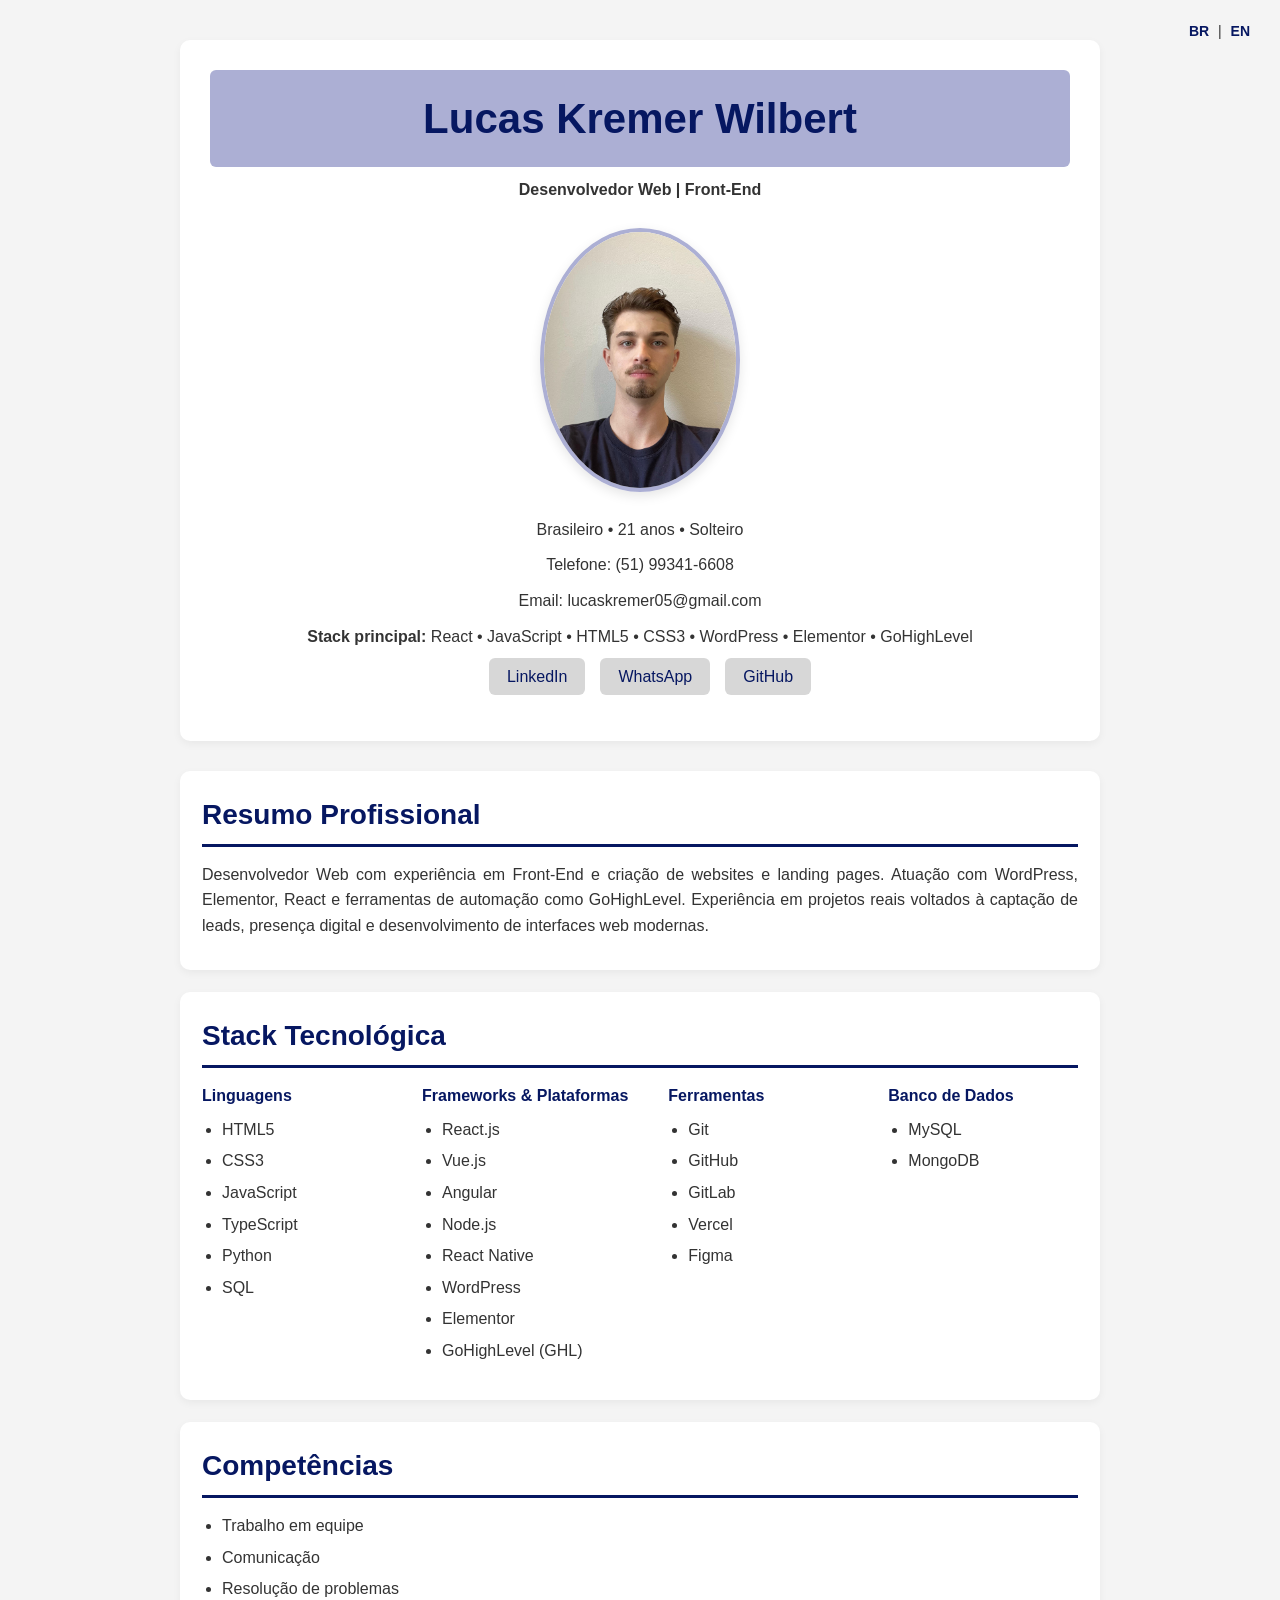
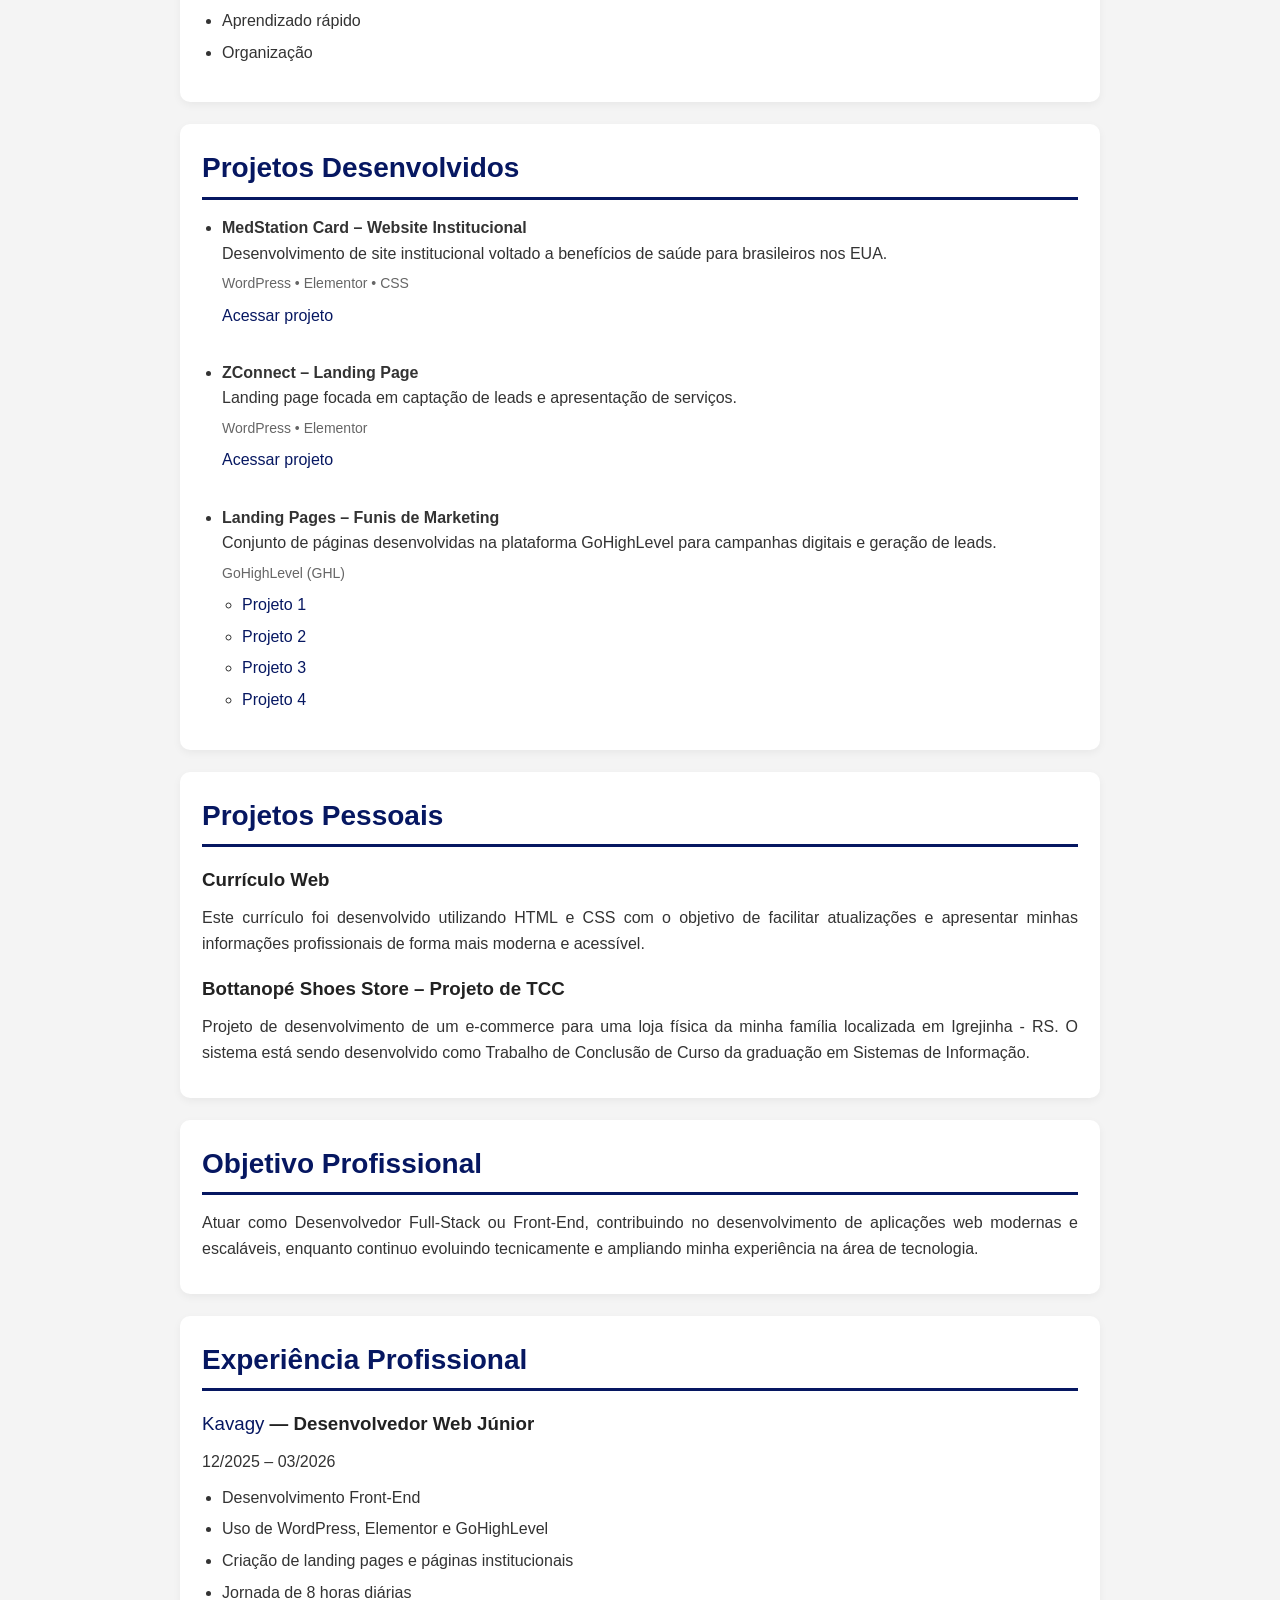
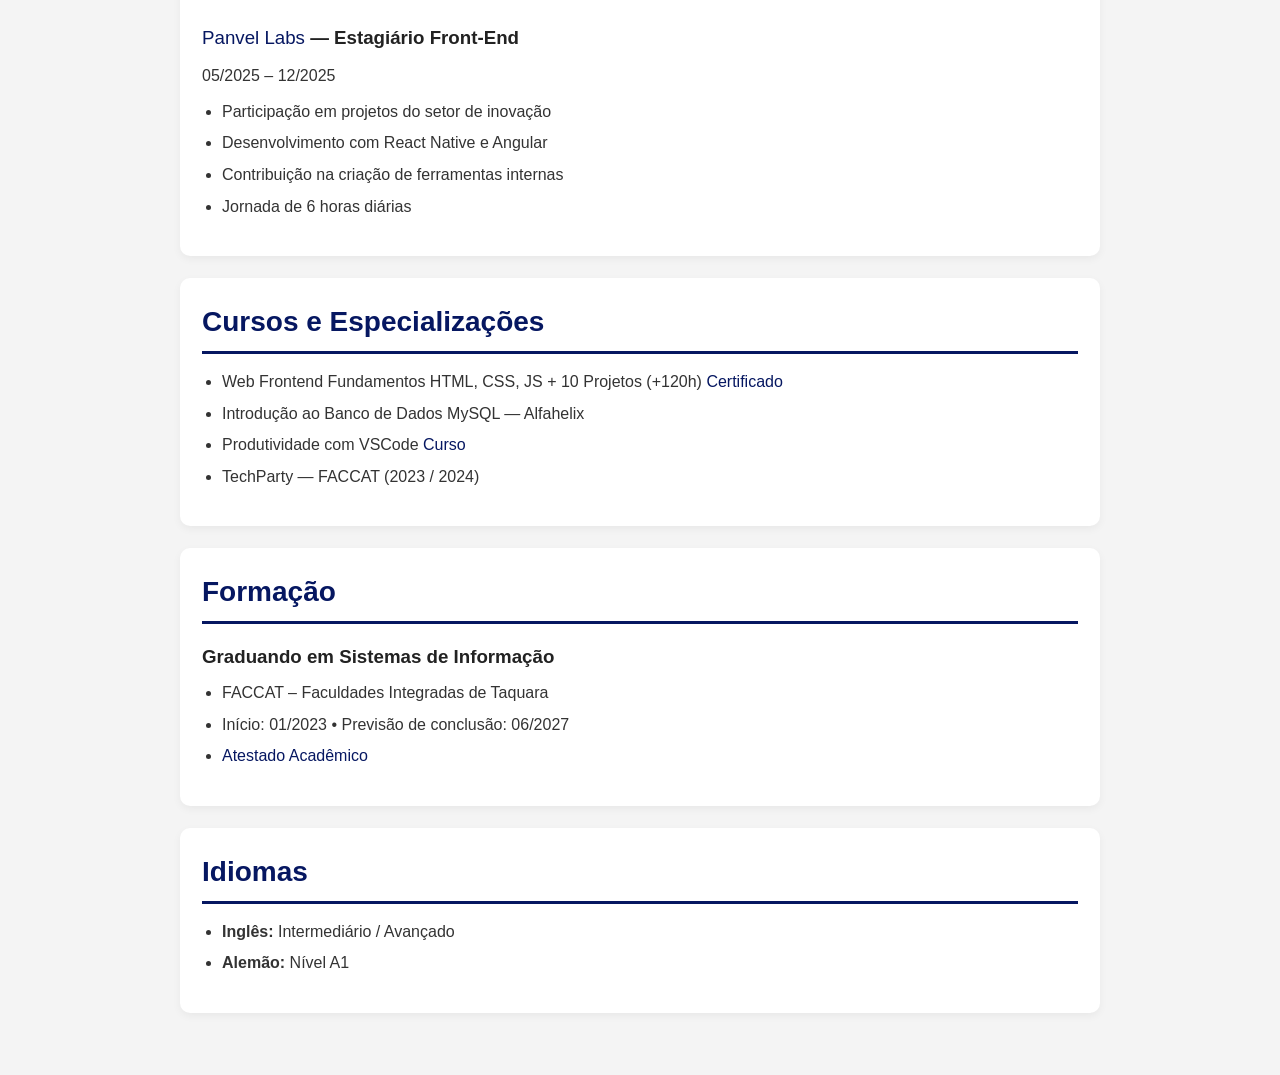
<file: index.html>
<!doctype html>
<html lang="pt-br">

<head>
<meta charset="utf-8">
<title>Lucas Kremer Wilbert | Currículo</title>

<meta name="author" content="Lucas Kremer Wilbert">
<meta name="description" content="Currículo de Lucas Kremer Wilbert - Desenvolvedor Web">
<meta name="keywords" content="frontend, desenvolvedor web, html, css, javascript">

<link rel="stylesheet" href="curriculo.css">
<script defer src="https://cdn.vercel-insights.com/v1/script.js"></script>
</head>

<body>

<div class="language-switch">
<a href="index.html">BR</a> |
<a href="en.html">EN</a>
</div>

<header>
<h1>Lucas Kremer Wilbert</h1>
<p class="center"><strong>Desenvolvedor Web | Front-End</strong></p>

<div class="imgContainer">
<img src="Foto_de_perfil.jpg" alt="Foto de Lucas Kremer Wilbert">
</div>

<p class="center">Brasileiro • 21 anos • Solteiro</p>
<p class="center">Telefone: (51) 99341-6608</p>
<p class="center">Email: lucaskremer05@gmail.com</p>

<p class="center">
<b>Stack principal:</b> React • JavaScript • HTML5 • CSS3 • WordPress • Elementor • GoHighLevel
</p>

<nav>
<ul class="menu">

<li>
<a href="https://www.linkedin.com/in/lucas-kremer-wilbert-8331a7281" target="_blank">
LinkedIn
</a>
</li>

<li>
<a href="https://wa.me/5551993416608" target="_blank">
WhatsApp
</a>
</li>

<li>
<a href="https://github.com/LucasWilbert" target="_blank">
GitHub
</a>
</li>

</ul>
</nav>

</header>


<main>

<section>

<h2>Resumo Profissional</h2>

<p>
Desenvolvedor Web com experiência em Front-End e criação de websites e landing pages.
Atuação com WordPress, Elementor, React e ferramentas de automação como GoHighLevel.
Experiência em projetos reais voltados à captação de leads, presença digital e
desenvolvimento de interfaces web modernas.
</p>

</section>


<section>

<h2>Stack Tecnológica</h2>

<div class="stack-grid">

<div>
<strong>Linguagens</strong>
<ul>
<li>HTML5</li>
<li>CSS3</li>
<li>JavaScript</li>
<li>TypeScript</li>
<li>Python</li>
<li>SQL</li>
</ul>
</div>

<div>
<strong>Frameworks & Plataformas</strong>
<ul>
<li>React.js</li>
<li>Vue.js</li>
<li>Angular</li>
<li>Node.js</li>
<li>React Native</li>
<li>WordPress</li>
<li>Elementor</li>
<li>GoHighLevel (GHL)</li>
</ul>
</div>

<div>
<strong>Ferramentas</strong>
<ul>
<li>Git</li>
<li>GitHub</li>
<li>GitLab</li>
<li>Vercel</li>
<li>Figma</li>
</ul>
</div>

<div>
<strong>Banco de Dados</strong>
<ul>
<li>MySQL</li>
<li>MongoDB</li>
</ul>
</div>

</div>

</section>


<section>

<h2>Competências</h2>

<ul>
<li>Trabalho em equipe</li>
<li>Comunicação</li>
<li>Resolução de problemas</li>
<li>Aprendizado rápido</li>
<li>Organização</li>
</ul>

</section>


<section>

<h2>Projetos Desenvolvidos</h2>

<ul>

<li>

<strong>MedStation Card – Website Institucional</strong><br>
Desenvolvimento de site institucional voltado a benefícios de saúde para brasileiros nos EUA.<br>

<span class="tech">WordPress • Elementor • CSS</span>

<a href="https://www.medstationcard.com/" target="_blank">
Acessar projeto
</a>

</li>

<br>

<li>

<strong>ZConnect – Landing Page</strong><br>
Landing page focada em captação de leads e apresentação de serviços.<br>

<span class="tech">WordPress • Elementor</span>

<a href="https://www.projetos.dlzr.pro/zconnect/" target="_blank">
Acessar projeto
</a>

</li>

<br>

<li>

<strong>Landing Pages – Funis de Marketing</strong><br>
Conjunto de páginas desenvolvidas na plataforma GoHighLevel para campanhas digitais e geração de leads.<br>

<span class="tech">GoHighLevel (GHL)</span>

<ul>

<li>
<a href="https://app.gohighlevel.com/v2/preview/XHY8zKEYGYeIkUmAWb7v?notrack=true" target="_blank">
Projeto 1
</a>
</li>

<li>
<a href="https://app.gohighlevel.com/v2/preview/osNN5rRkz7HXbeLHyVJE?notrack=true" target="_blank">
Projeto 2
</a>
</li>

<li>
<a href="https://app.gohighlevel.com/v2/preview/Kekg5qiFuVSEyUD9HVOi?notrack=true" target="_blank">
Projeto 3
</a>
</li>

<li>
<a href="https://app.gohighlevel.com/v2/preview/kwXyekEA5UvyrEkOwqMR?notrack=true" target="_blank">
Projeto 4
</a>
</li>

</ul>

</li>

</ul>

</section>


<section>

<h2>Projetos Pessoais</h2>

<h3>Currículo Web</h3>

<p>
Este currículo foi desenvolvido utilizando HTML e CSS com o objetivo de facilitar atualizações
e apresentar minhas informações profissionais de forma mais moderna e acessível.
</p>

<h3>Bottanopé Shoes Store – Projeto de TCC</h3>

<p>
Projeto de desenvolvimento de um e-commerce para uma loja física da minha família localizada
em Igrejinha - RS. O sistema está sendo desenvolvido como Trabalho de Conclusão de Curso
da graduação em Sistemas de Informação.
</p>

</section>


<section>

<h2>Objetivo Profissional</h2>

<p>
Atuar como Desenvolvedor Full-Stack ou Front-End, contribuindo no desenvolvimento
de aplicações web modernas e escaláveis, enquanto continuo evoluindo tecnicamente
e ampliando minha experiência na área de tecnologia.
</p>

</section>


<section>

<h2>Experiência Profissional</h2>

<h3>
<a href="https://kavagy.com/" target="_blank">
Kavagy
</a>
— Desenvolvedor Web Júnior
</h3>

<p>12/2025 – 03/2026</p>

<ul>
<li>Desenvolvimento Front-End</li>
<li>Uso de WordPress, Elementor e GoHighLevel</li>
<li>Criação de landing pages e páginas institucionais</li>
<li>Jornada de 8 horas diárias</li>
</ul>


<h3>
<a href="https://www.panvel.com/" target="_blank">
Panvel Labs
</a>
— Estagiário Front-End
</h3>

<p>05/2025 – 12/2025</p>

<ul>
<li>Participação em projetos do setor de inovação</li>
<li>Desenvolvimento com React Native e Angular</li>
<li>Contribuição na criação de ferramentas internas</li>
<li>Jornada de 6 horas diárias</li>
</ul>

</section>


<section>

<h2>Cursos e Especializações</h2>

<ul>

<li>
Web Frontend Fundamentos HTML, CSS, JS + 10 Projetos (+120h)
<a href="https://www.udemy.com/certificate/UC-574edc4b-2efd-4173-912d-ab4f7c7b6d76/" target="_blank">
Certificado
</a>
</li>

<li>
Introdução ao Banco de Dados MySQL — Alfahelix
</li>

<li>
Produtividade com VSCode
<a href="https://www.udemy.com/share/101Cj43@38AudJqcH9u9-Sbb8Ap9v6RFUkXs3s3ZcMR56Ns8Dv1WnFoNwQmz5Kc8UjVnZG_MpA==/" target="_blank">
Curso
</a>
</li>

<li>
TechParty — FACCAT (2023 / 2024)
</li>

</ul>

</section>


<section>

<h2>Formação</h2>

<h3>Graduando em Sistemas de Informação</h3>

<ul>

<li>FACCAT – Faculdades Integradas de Taquara</li>

<li>
Início: 01/2023 • Previsão de conclusão: 06/2027
</li>

<li>
<a href="https://documentos.faccat.br/Z5Y24894VGM863" target="_blank">
Atestado Acadêmico
</a>
</li>

</ul>

</section>


<section>

<h2>Idiomas</h2>

<ul>

<li>
<strong>Inglês:</strong>
Intermediário / Avançado
</li>

<li>
<strong>Alemão:</strong>
Nível A1
</li>

</ul>

</section>

</main>

</body>
</html>
</file>
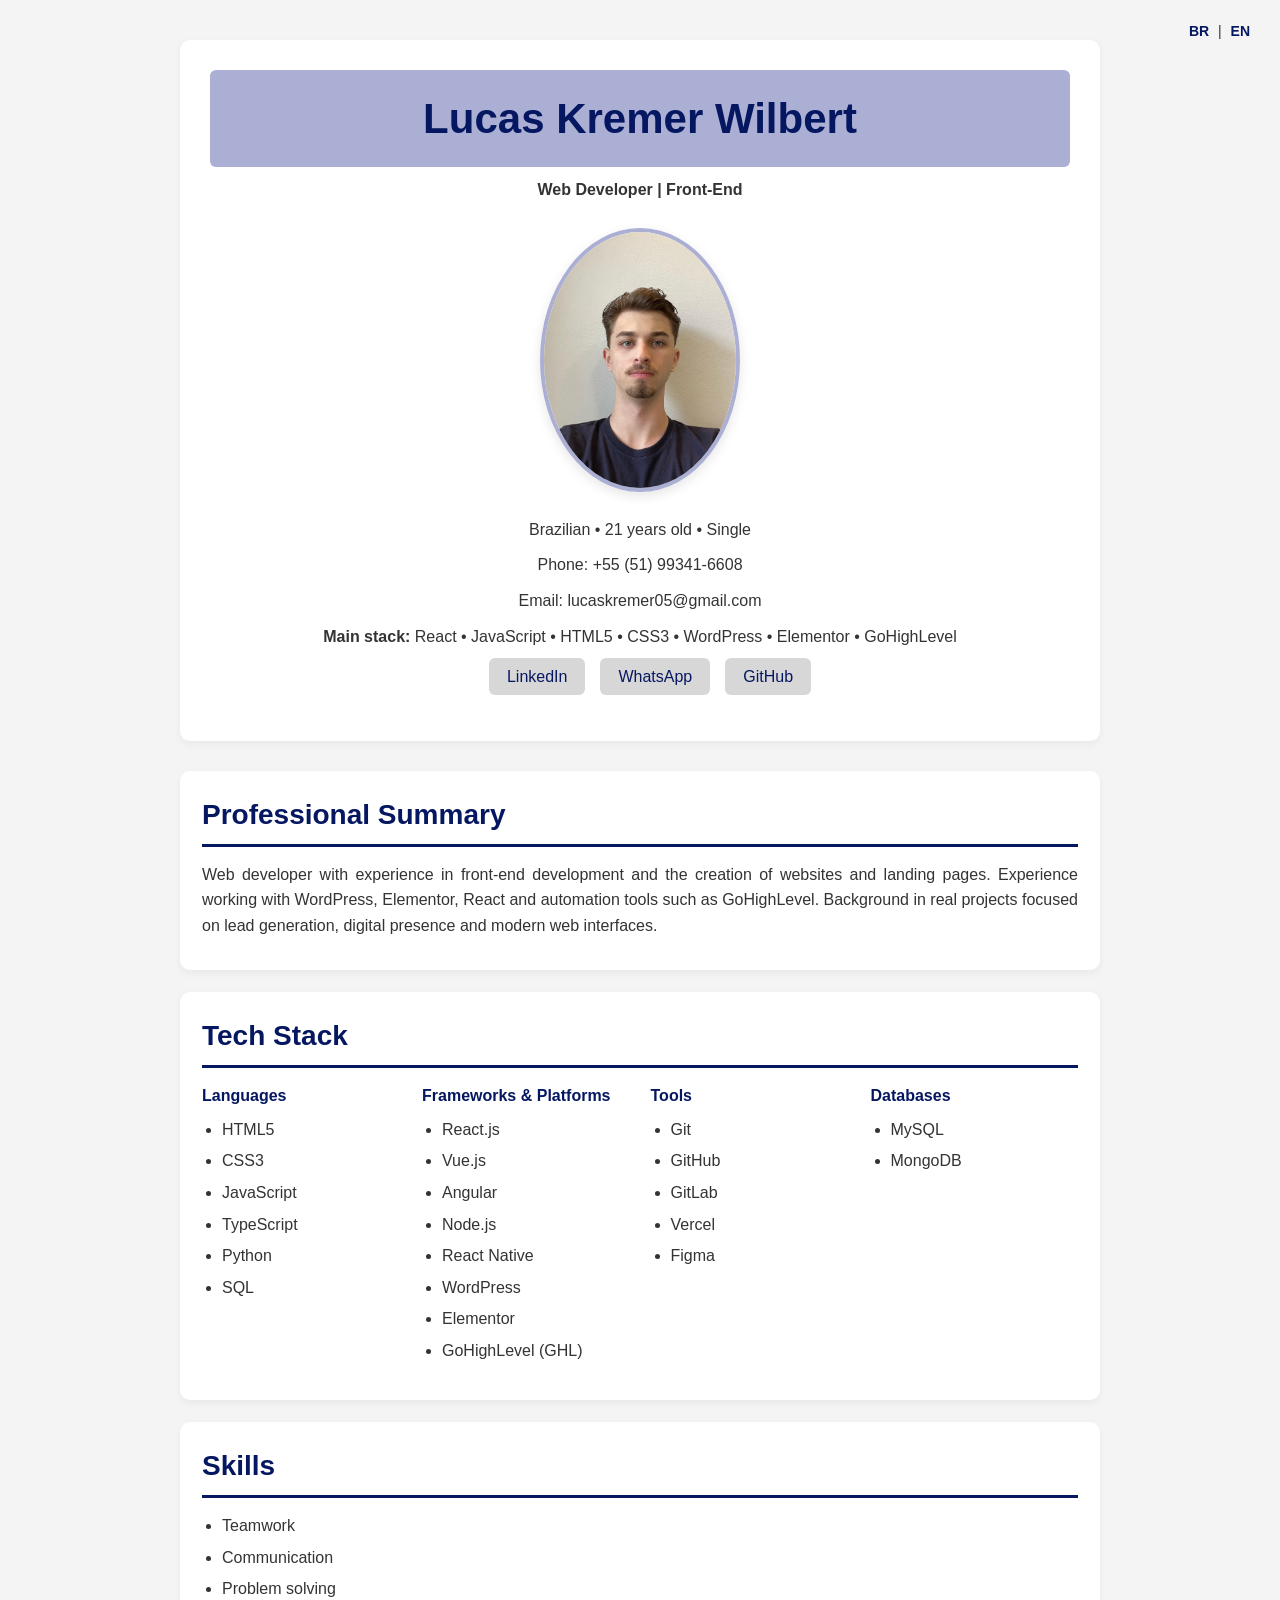
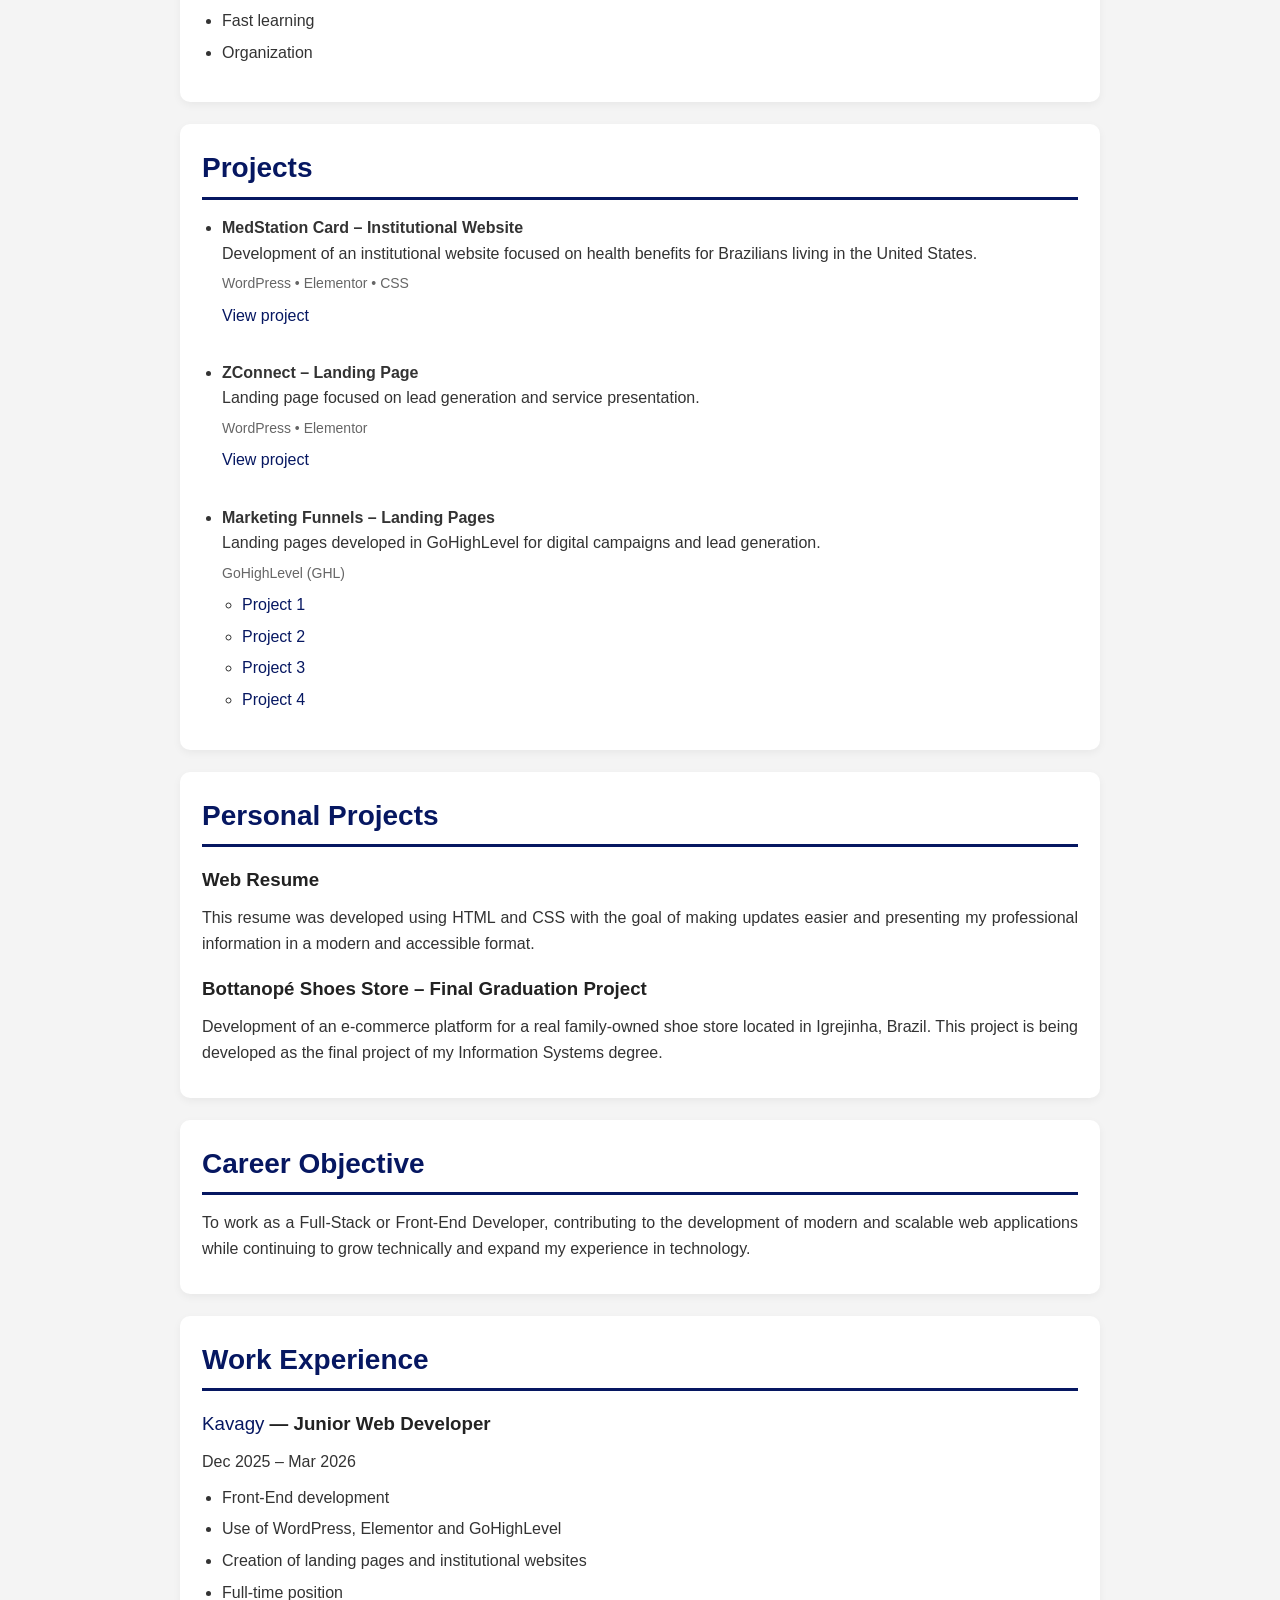
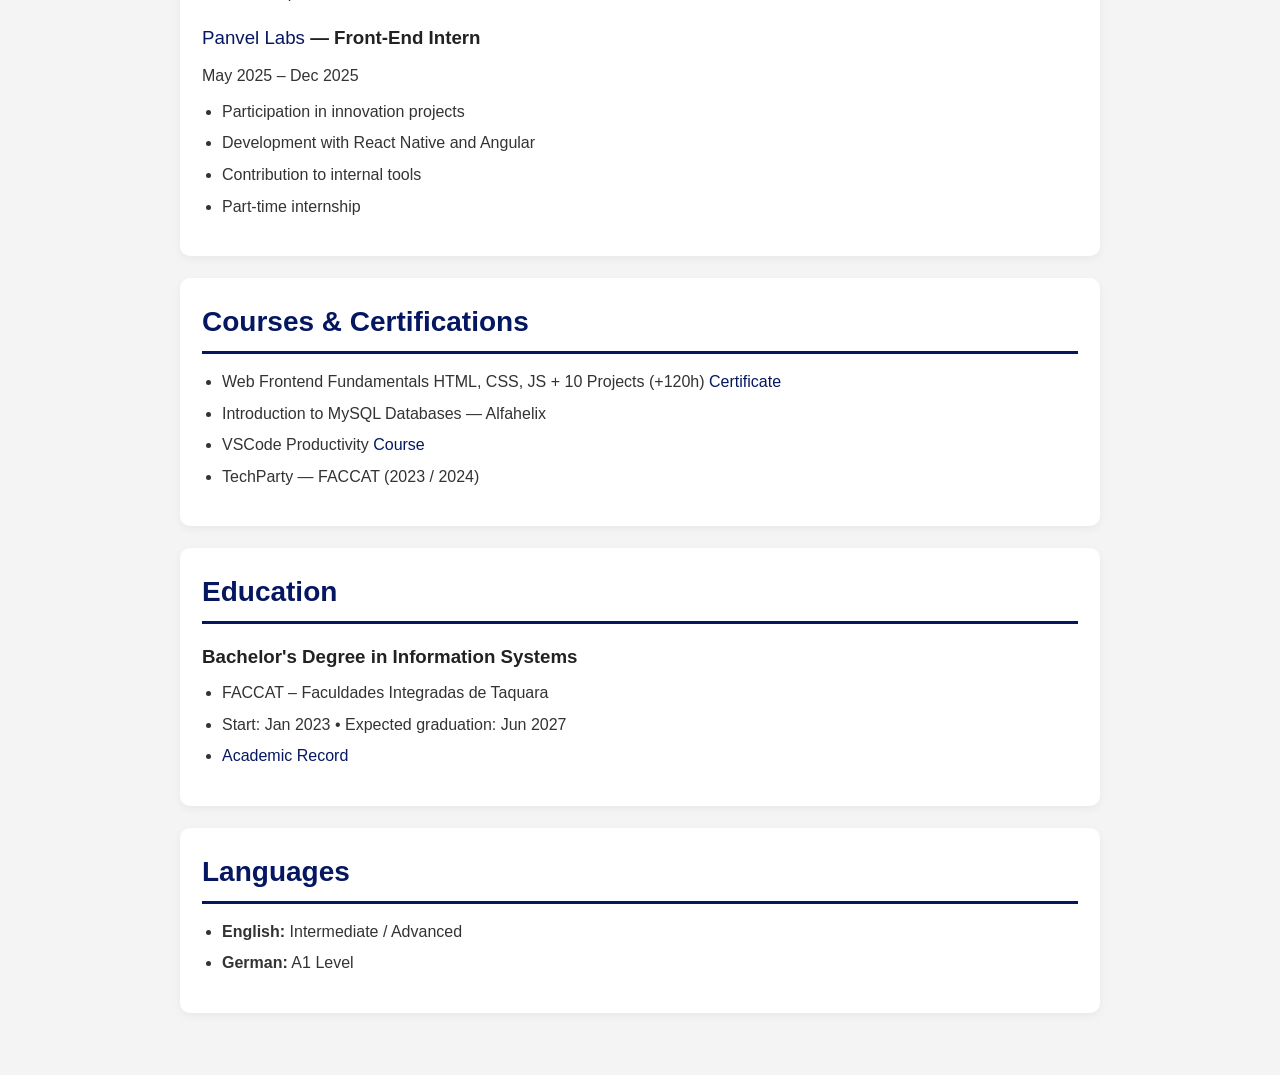
<file: en.html>
<!doctype html>
<html lang="en">

<head>
<meta charset="utf-8">
<title>Lucas Kremer Wilbert | Resume</title>

<meta name="author" content="Lucas Kremer Wilbert">
<meta name="description" content="Lucas Kremer Wilbert Resume - Web Developer">
<meta name="keywords" content="frontend, web developer, html, css, javascript">

<link rel="stylesheet" href="curriculo.css">
<script defer src="https://cdn.vercel-insights.com/v1/script.js"></script>
</head>

<body>

<div class="language-switch">
<a href="index.html">BR</a> |
<a href="en.html">EN</a>
</div>

<header>

<h1>Lucas Kremer Wilbert</h1>
<p class="center"><strong>Web Developer | Front-End</strong></p>

<div class="imgContainer">
<img src="Foto_de_perfil.jpg" alt="Lucas Kremer Wilbert profile photo">
</div>

<p class="center">Brazilian • 21 years old • Single</p>
<p class="center">Phone: +55 (51) 99341-6608</p>
<p class="center">Email: lucaskremer05@gmail.com</p>

<p class="center">
<b>Main stack:</b> React • JavaScript • HTML5 • CSS3 • WordPress • Elementor • GoHighLevel
</p>

<nav>
<ul class="menu">

<li>
<a href="https://www.linkedin.com/in/lucas-kremer-wilbert-8331a7281" target="_blank">
LinkedIn
</a>
</li>

<li>
<a href="https://wa.me/5551993416608" target="_blank">
WhatsApp
</a>
</li>

<li>
<a href="https://github.com/LucasWilbert" target="_blank">
GitHub
</a>
</li>

</ul>
</nav>

</header>


<main>

<section>

<h2>Professional Summary</h2>

<p>
Web developer with experience in front-end development and the creation of websites and landing pages.
Experience working with WordPress, Elementor, React and automation tools such as GoHighLevel.
Background in real projects focused on lead generation, digital presence and modern web interfaces.
</p>

</section>


<section>

<h2>Tech Stack</h2>

<div class="stack-grid">

<div>
<strong>Languages</strong>
<ul>
<li>HTML5</li>
<li>CSS3</li>
<li>JavaScript</li>
<li>TypeScript</li>
<li>Python</li>
<li>SQL</li>
</ul>
</div>

<div>
<strong>Frameworks & Platforms</strong>
<ul>
<li>React.js</li>
<li>Vue.js</li>
<li>Angular</li>
<li>Node.js</li>
<li>React Native</li>
<li>WordPress</li>
<li>Elementor</li>
<li>GoHighLevel (GHL)</li>
</ul>
</div>

<div>
<strong>Tools</strong>
<ul>
<li>Git</li>
<li>GitHub</li>
<li>GitLab</li>
<li>Vercel</li>
<li>Figma</li>
</ul>
</div>

<div>
<strong>Databases</strong>
<ul>
<li>MySQL</li>
<li>MongoDB</li>
</ul>
</div>

</div>

</section>


<section>

<h2>Skills</h2>

<ul>
<li>Teamwork</li>
<li>Communication</li>
<li>Problem solving</li>
<li>Fast learning</li>
<li>Organization</li>
</ul>

</section>


<section>

<h2>Projects</h2>

<ul>

<li>

<strong>MedStation Card – Institutional Website</strong><br>
Development of an institutional website focused on health benefits for Brazilians living in the United States.<br>

<span class="tech">WordPress • Elementor • CSS</span>

<a href="https://www.medstationcard.com/" target="_blank">
View project
</a>

</li>

<br>

<li>

<strong>ZConnect – Landing Page</strong><br>
Landing page focused on lead generation and service presentation.<br>

<span class="tech">WordPress • Elementor</span>

<a href="https://www.projetos.dlzr.pro/zconnect/" target="_blank">
View project
</a>

</li>

<br>

<li>

<strong>Marketing Funnels – Landing Pages</strong><br>
Landing pages developed in GoHighLevel for digital campaigns and lead generation.<br>

<span class="tech">GoHighLevel (GHL)</span>

<ul>

<li><a href="https://app.gohighlevel.com/v2/preview/XHY8zKEYGYeIkUmAWb7v?notrack=true" target="_blank">Project 1</a></li>
<li><a href="https://app.gohighlevel.com/v2/preview/osNN5rRkz7HXbeLHyVJE?notrack=true" target="_blank">Project 2</a></li>
<li><a href="https://app.gohighlevel.com/v2/preview/Kekg5qiFuVSEyUD9HVOi?notrack=true" target="_blank">Project 3</a></li>
<li><a href="https://app.gohighlevel.com/v2/preview/kwXyekEA5UvyrEkOwqMR?notrack=true" target="_blank">Project 4</a></li>

</ul>

</li>

</ul>

</section>


<section>

<h2>Personal Projects</h2>

<h3>Web Resume</h3>

<p>
This resume was developed using HTML and CSS with the goal of making updates easier
and presenting my professional information in a modern and accessible format.
</p>

<h3>Bottanopé Shoes Store – Final Graduation Project</h3>

<p>
Development of an e-commerce platform for a real family-owned shoe store located in Igrejinha, Brazil.
This project is being developed as the final project of my Information Systems degree.
</p>

</section>


<section>

<h2>Career Objective</h2>

<p>
To work as a Full-Stack or Front-End Developer, contributing to the development
of modern and scalable web applications while continuing to grow technically
and expand my experience in technology.
</p>

</section>


<section>

<h2>Work Experience</h2>

<h3>
<a href="https://kavagy.com/" target="_blank">
Kavagy
</a>
— Junior Web Developer
</h3>

<p>Dec 2025 – Mar 2026</p>

<ul>
<li>Front-End development</li>
<li>Use of WordPress, Elementor and GoHighLevel</li>
<li>Creation of landing pages and institutional websites</li>
<li>Full-time position</li>
</ul>


<h3>
<a href="https://www.panvel.com/" target="_blank">
Panvel Labs
</a>
— Front-End Intern
</h3>

<p>May 2025 – Dec 2025</p>

<ul>
<li>Participation in innovation projects</li>
<li>Development with React Native and Angular</li>
<li>Contribution to internal tools</li>
<li>Part-time internship</li>
</ul>

</section>


<section>

<h2>Courses & Certifications</h2>

<ul>

<li>
Web Frontend Fundamentals HTML, CSS, JS + 10 Projects (+120h)
<a href="https://www.udemy.com/certificate/UC-574edc4b-2efd-4173-912d-ab4f7c7b6d76/" target="_blank">
Certificate
</a>
</li>

<li>
Introduction to MySQL Databases — Alfahelix
</li>

<li>
VSCode Productivity
<a href="https://www.udemy.com/share/101Cj43@38AudJqcH9u9-Sbb8Ap9v6RFUkXs3s3ZcMR56Ns8Dv1WnFoNwQmz5Kc8UjVnZG_MpA==/" target="_blank">
Course
</a>
</li>

<li>
TechParty — FACCAT (2023 / 2024)
</li>

</ul>

</section>


<section>

<h2>Education</h2>

<h3>Bachelor's Degree in Information Systems</h3>

<ul>

<li>FACCAT – Faculdades Integradas de Taquara</li>

<li>
Start: Jan 2023 • Expected graduation: Jun 2027
</li>

<li>
<a href="https://documentos.faccat.br/Z5Y24894VGM863" target="_blank">
Academic Record
</a>
</li>

</ul>

</section>


<section>

<h2>Languages</h2>

<ul>

<li>
<strong>English:</strong> Intermediate / Advanced
</li>

<li>
<strong>German:</strong> A1 Level
</li>

</ul>

</section>

</main>

</body>
</html>
</file>
<file: curriculo.css>
/* RESET */

*{
margin:0;
padding:0;
box-sizing:border-box;
}


/* BODY */

body{
font-family:'Segoe UI', Tahoma, Geneva, Verdana, sans-serif;
max-width:1000px;
margin:auto;
padding:40px;
color:#333;
background:#f4f4f4;
line-height:1.6;
}


/* HEADER */

header{
position:relative;
text-align:center;
margin-bottom:30px;
background:white;
padding:30px;
border-radius:10px;
box-shadow:0 3px 8px rgba(0,0,0,0.05);
}


/* SELETOR DE IDIOMA */

.language-switch{
position:absolute;
top:20px;
right:25px;
font-size:14px;
}

.language-switch a{
text-decoration:none;
color:#061761;
font-weight:600;
margin:0 5px;
}

.language-switch a:hover{
text-decoration:underline;
}


/* TITULOS */

h1{
background:#acafd4;
color:#061761;
font-size:42px;
padding:15px;
border-radius:6px;
margin-bottom:10px;
}

h2{
color:#061761;
font-size:28px;
margin-bottom:15px;
border-bottom:3px solid #061761;
padding-bottom:6px;
}

h3{
margin-top:18px;
color:#222;
font-weight:600;
}


/* TEXTO */

p{
margin:10px 0;
text-align:justify;
}

.center{
text-align:center;
}


/* FOTO */

.imgContainer{
display:flex;
justify-content:center;
margin:25px 0;
}

.imgContainer img{
width:200px;
height:auto;
border-radius:50%;
border:4px solid #acafd4;
display:block;
box-shadow:0 4px 12px rgba(0,0,0,0.1);
}


/* LISTAS */

ul{
margin-top:8px;
margin-bottom:15px;
padding-left:20px;
}

li{
margin-bottom:6px;
}


/* LINKS */

a{
color:#061761;
text-decoration:none;
font-weight:500;
transition:0.2s;
}

a:hover{
color:#0d2ad1;
text-decoration:underline;
}


/* MENU SOCIAL */

.menu{
display:flex;
justify-content:center;
gap:15px;
margin-top:15px;
flex-wrap:wrap;
}

.menu li{
list-style:none;
}

.menu a{
background:#d7d7d7;
padding:10px 18px;
border-radius:6px;
transition:0.2s ease;
}

.menu a:hover{
background:#061761;
color:white;
}


/* SECTIONS */

section{
background:white;
padding:22px;
border-radius:10px;
margin-bottom:22px;
box-shadow:0 3px 8px rgba(0,0,0,0.05);
}


/* STACK TECNOLOGICA */

.stack-grid{
display:flex;
gap:40px;
flex-wrap:wrap;
}

.stack-grid div{
min-width:180px;
}

.stack-grid strong{
display:block;
margin-bottom:8px;
font-size:16px;
color:#061761;
}


/* TECNOLOGIAS DOS PROJETOS */

.tech{
display:block;
margin:6px 0 8px 0;
font-size:14px;
color:#666;
}


/* RESPONSIVIDADE */

@media (max-width:768px){

body{
padding:20px;
}

h1{
font-size:32px;
}

h2{
font-size:24px;
}

.stack-grid{
flex-direction:column;
gap:20px;
}

.imgContainer img{
width:150px;
}

.language-switch{
max-width:1000px;
margin:auto;
text-align:right;
margin-bottom:10px;
font-size:13px;
font-weight:600;
}

.language-switch a{
text-decoration:none;
color:#061761;
margin:0 3px;
}

.language-switch a:hover{
text-decoration:underline;
}

}
</file>
